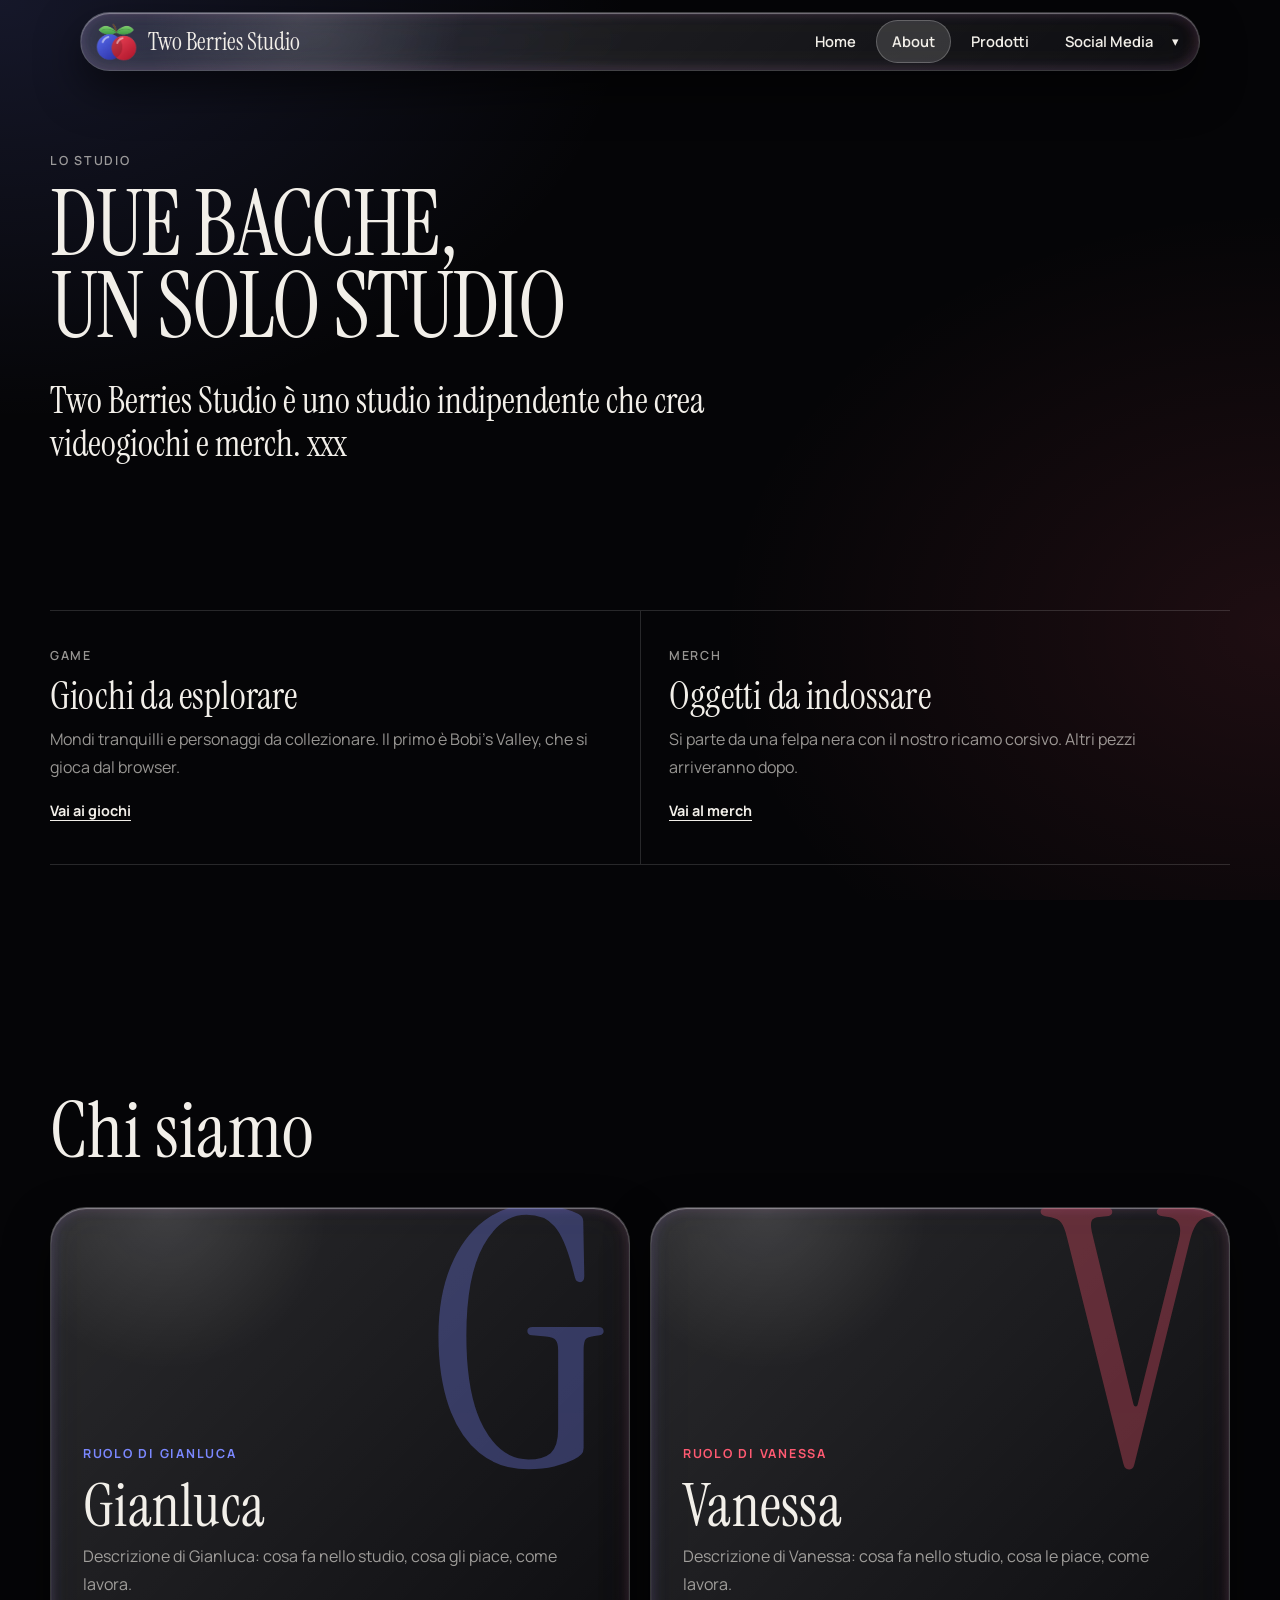
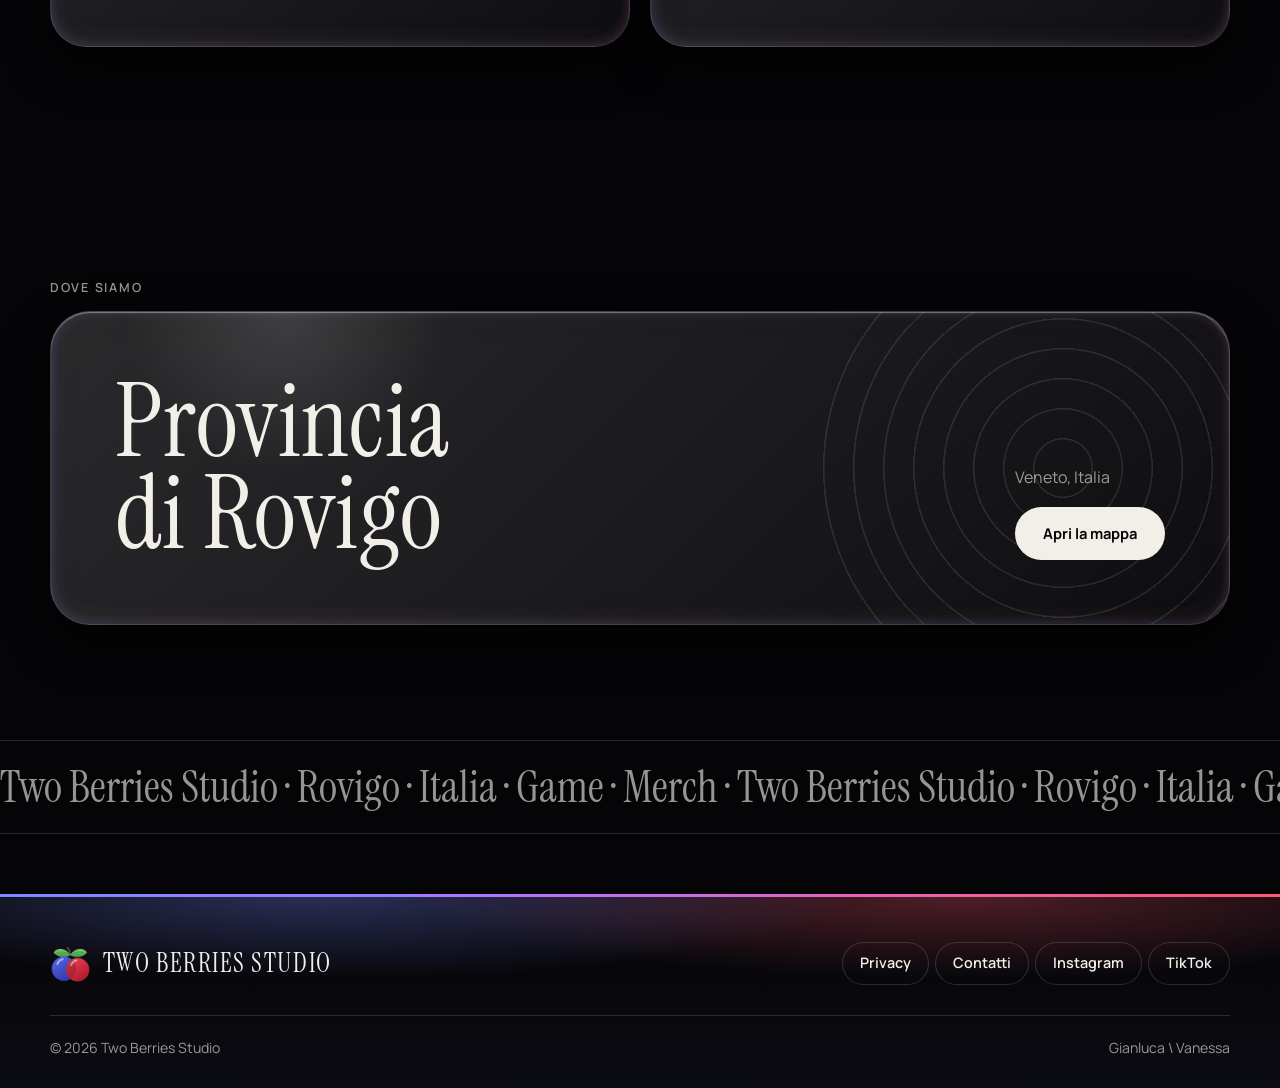
<file: about.html>
<!DOCTYPE html>
<html lang="it"><head><title>About – Two Berries Studio</title><meta charset="UTF-8"><meta name="viewport" content="width=device-width, initial-scale=1, viewport-fit=cover"><meta name="theme-color" content="#050507"><link rel="icon" href="logo-bacche.png">
<link rel="preconnect" href="https://fonts.googleapis.com"><link rel="preconnect" href="https://fonts.gstatic.com" crossorigin>
<link href="https://fonts.googleapis.com/css2?family=Instrument+Serif&family=Manrope:wght@400;600;700&family=Pinyon+Script&display=swap" rel="stylesheet">
<link rel="stylesheet" href="styleTwoBerriesStudio.css"><script src="scriptTwoBerriesStudio.js" defer></script></head>
<body data-page="about"><main class="page" id="contenuto">
<section class="section container" style="padding-top:20px">
  <p class="piccolo">Lo studio</p>
  <h1 class="pagetit ridotto">Due bacche,<br>un solo studio</h1>
  <p class="scrub ridotto">Two Berries Studio è uno studio indipendente che crea videogiochi e merch. xxx</p>
</section>
<section class="section container" style="padding-top:0" aria-labelledby="cosa"><h2 id="cosa" class="sr-only">Cosa facciamo</h2>
  <div class="cosa">
    <article><p class="piccolo">Game</p><h3>Giochi da esplorare</h3><p>Mondi tranquilli e personaggi da collezionare. Il primo è Bobi's Valley, che si gioca dal browser.</p><a href="prodotti.html#game">Vai ai giochi</a></article>
    <article><p class="piccolo">Merch</p><h3>Oggetti da indossare</h3><p>Si parte da una felpa nera con il nostro ricamo corsivo. Altri pezzi arriveranno dopo.</p><a href="prodotti.html#merch">Vai al merch</a></article>
  </div></section>
<section class="section container" aria-labelledby="chi"><h2 id="chi">Chi siamo</h2>
  <div class="duo">
    <article class="persona glass g"><span class="iniz" aria-hidden="true">G</span><p class="ruolo blu">Ruolo di Gianluca</p><h3>Gianluca</h3><p>Descrizione di Gianluca: cosa fa nello studio, cosa gli piace, come lavora.</p></article>
    <article class="persona glass v"><span class="iniz" aria-hidden="true">V</span><p class="ruolo rosso">Ruolo di Vanessa</p><h3>Vanessa</h3><p>Descrizione di Vanessa: cosa fa nello studio, cosa le piace, come lavora.</p></article>
  </div></section>
<section class="section container" aria-labelledby="dove"><p class="piccolo">Dove siamo</p>
  <div class="dove glass"><span class="anelli" aria-hidden="true"></span><h2 id="dove" style="margin:0"><span style="display:block;font:300 clamp(2.8rem,8vw,7rem)/.9 var(--serif)">Provincia<br>di Rovigo</span></h2>
    <div><p style="margin-bottom:16px">Veneto, Italia</p><a class="btn" href="https://www.google.com/maps/search/Provincia+di+Rovigo" target="_blank" rel="noopener">Apri la mappa</a></div></div></section>
<div class="marq" aria-hidden="true"><div>Two Berries Studio · Rovigo · Italia · Game · Merch · Two Berries Studio · Rovigo · Italia · Game · Merch · Two Berries Studio · Rovigo · Italia · Game · Merch · Two Berries Studio · Rovigo · Italia · Game · Merch · </div></div>
</main></body></html>
</file>
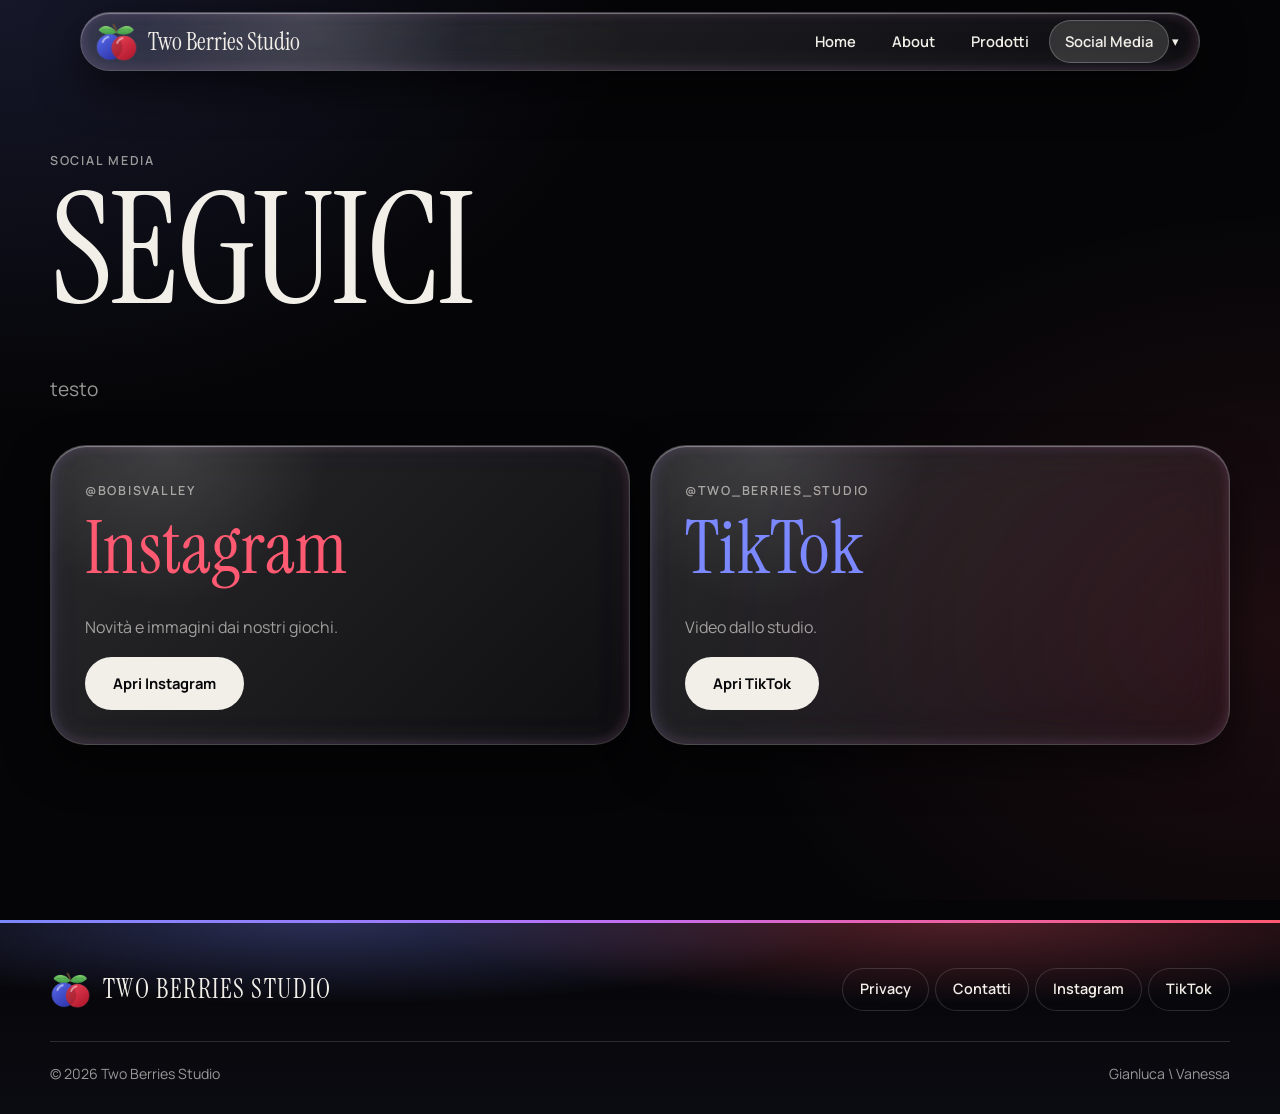
<file: socialMedia.html>
<!DOCTYPE html>
<html lang="it"><head><title>Social Media – Two Berries Studio</title><meta charset="UTF-8"><meta name="viewport" content="width=device-width, initial-scale=1, viewport-fit=cover"><meta name="theme-color" content="#050507"><link rel="icon" href="logo-bacche.png">
<link rel="preconnect" href="https://fonts.googleapis.com"><link rel="preconnect" href="https://fonts.gstatic.com" crossorigin>
<link href="https://fonts.googleapis.com/css2?family=Instrument+Serif&family=Manrope:wght@400;600;700&family=Pinyon+Script&display=swap" rel="stylesheet">
<link rel="stylesheet" href="styleTwoBerriesStudio.css"><script src="scriptTwoBerriesStudio.js" defer></script></head>
<body data-page="social"><main class="page" id="contenuto"><section class="section container" style="padding-top:20px">
  <p class="piccolo">Social Media</p><h1 class="pagetit">Seguici</h1><p style="font-size:1.2rem">testo</p>
  <div class="social-grid">
    <a class="social-card glass" href="https://www.instagram.com/bobisvalley/" target="_blank" rel="noopener"><div><p class="piccolo">@bobisvalley</p><h3 class="rosso">Instagram</h3></div><div><p>Novità e immagini dai nostri giochi.</p><span class="btn">Apri Instagram</span></div></a>
    <a class="social-card glass" href="https://www.tiktok.com/@two_berries_studio?_r=1&_t=ZN-9BIfDu1Xidi" target="_blank" rel="noopener"><div><p class="piccolo">@two_berries_studio</p><h3 class="blu">TikTok</h3></div><div><p>Video dallo studio.</p><span class="btn">Apri TikTok</span></div></a>
  </div></section></main></body></html>
</file>
<file: styleTwoBerriesStudio.css>
/* Two Berries Studio – foglio di stile (tema scuro editoriale)
   1 Base · 2 Navbar liquid glass · 3 Home · 4 About e Social · 5 Prodotti · 6 Footer · 7 Responsive */
:root{--nero:#050507;--testo:#f2efe9;--muto:rgba(242,239,233,.62);--linea:rgba(255,255,255,.14);--blu:#7b88ff;--rosso:#ff5a72;
--serif:"Instrument Serif","Times New Roman",serif;--ui:"Manrope","Segoe UI",Arial,sans-serif;--script:"Pinyon Script","Snell Roundhand",cursive;--ease:cubic-bezier(.2,.8,.2,1)}
*,*::before,*::after{box-sizing:border-box}
html{scroll-behavior:smooth;scroll-padding-top:100px;background:var(--nero)}
body{margin:0;font:400 1rem/1.7 var(--ui);color:var(--testo);-webkit-font-smoothing:antialiased;
background:radial-gradient(900px 600px at 0 0,rgba(123,136,255,.14),transparent 70%),radial-gradient(800px 600px at 100% 70%,rgba(255,90,114,.1),transparent 70%),var(--nero);background-attachment:fixed}
h1,h2,h3{font-family:var(--serif);font-weight:400;line-height:.95;margin:0 0 .5em;letter-spacing:.005em}
h2{font-size:clamp(2.4rem,6vw,5rem)}h3{font-size:clamp(1.8rem,3vw,2.6rem)}
p{margin:0 0 1em;max-width:58ch;color:var(--muto)}a{color:inherit}
.sr-only{position:absolute;width:1px;height:1px;overflow:hidden;clip:rect(0 0 0 0)}
:focus-visible{outline:2px solid var(--blu);outline-offset:3px;border-radius:8px}
.blu{color:var(--blu)}.rosso{color:var(--rosso)}
.container{width:min(1180px,calc(100% - 32px));margin:0 auto}
.section{padding:clamp(56px,9vw,120px) 0}
.page{padding-top:130px}
.pagetit{font:400 clamp(3.6rem,12vw,11rem)/.88 var(--serif);letter-spacing:-.02em;margin:0 0 .35em;text-transform:uppercase}
.piccolo{font-size:.78rem;letter-spacing:.14em;text-transform:uppercase;color:var(--muto);font-weight:600}

/* 2 NAVBAR – vetro liquido scuro */
.glass{position:relative;isolation:isolate;background:linear-gradient(135deg,rgba(255,255,255,.15),rgba(255,255,255,.04));
-webkit-backdrop-filter:blur(22px) saturate(180%);backdrop-filter:blur(22px) saturate(180%);border:1px solid rgba(255,255,255,.17);
box-shadow:inset 0 1px 1px rgba(255,255,255,.38),inset 0 -12px 20px rgba(255,255,255,.03),inset 3px 0 14px rgba(123,136,255,.14),inset -3px 0 14px rgba(255,90,114,.11),0 18px 44px rgba(0,0,0,.55)}
.glass::after{content:"";position:absolute;inset:0;border-radius:inherit;z-index:-1;pointer-events:none;background:radial-gradient(260px circle at var(--mx,20%) var(--my,0),rgba(255,255,255,.2),transparent 62%);opacity:.6;transition:opacity .3s}
.glass:hover::after{opacity:1}
.site-header{position:fixed;top:12px;left:50%;z-index:50;width:min(1120px,calc(100% - 24px));transform:translateX(-50%);border-radius:999px}
.header-inner{padding:7px 10px 7px 14px;display:flex;align-items:center;justify-content:space-between;gap:14px}
.brand{display:inline-flex;align-items:center;gap:10px;text-decoration:none;font:500 1.5rem var(--serif)}
.brand img{height:40px;width:auto;transition:transform .5s var(--ease)}
.brand:hover img{transform:rotate(-14deg) scale(1.12)}
.navbar{display:flex;gap:4px;align-items:center}
.navbar a{text-decoration:none;font-weight:600;font-size:.92rem;padding:9px 16px;border-radius:999px;white-space:nowrap;transition:background .3s,color .3s,transform .3s var(--ease)}
.navbar a:hover{background:var(--testo);color:var(--nero);transform:translateY(-2px)}
.navbar a[aria-current=page]{background:rgba(255,255,255,.14);box-shadow:inset 0 0 0 1px rgba(255,255,255,.22)}
.navbar a[aria-current=page]:hover{background:var(--testo)}
.has-sub{position:relative;display:flex;align-items:center}
.sub-toggle{border:0;background:none;cursor:pointer;width:28px;height:28px;margin-left:-8px;border-radius:50%;color:var(--testo);transition:transform .3s var(--ease)}
.has-sub.open .sub-toggle{transform:rotate(180deg)}
.submenu{position:absolute;top:calc(100% + 14px);right:0;min-width:190px;list-style:none;margin:0;padding:8px;border-radius:24px;opacity:0;visibility:hidden;transform:translateY(-8px) scale(.97);transform-origin:top right;transition:opacity .25s,transform .35s var(--ease),visibility .25s}
.has-sub:hover .submenu,.has-sub:focus-within .submenu,.has-sub.open .submenu{opacity:1;visibility:visible;transform:none}
.submenu a{display:block;border-radius:16px}
.nav-toggle{display:none;border:0;background:rgba(255,255,255,.12);width:44px;height:44px;border-radius:50%;cursor:pointer;flex-direction:column;gap:5px;align-items:center;justify-content:center}
.nav-toggle span{width:18px;height:2px;background:var(--testo);border-radius:2px}

/* 3 HOME – titolo serif gigante, bacche 3D davanti, animazione legata allo scroll */
.hero-wrap{position:relative;height:175vh;--p:0}
.hero{position:sticky;top:0;height:100svh;overflow:hidden}
.titolo{position:absolute;inset:0;margin:0;font:400 var(--fs,15vw)/.84 var(--serif);letter-spacing:-.01em;white-space:nowrap;text-align:center}
.riga{position:absolute;display:block}
.r1{left:50%;top:50%;transform:translate(calc(-50% + var(--p)*-45vw),-90%)}
.r2{left:50%;top:50%;transform:translate(calc(-50% + var(--p)*45vw),-6%);opacity:calc(1 - var(--p)*1.1)}
.r1{opacity:calc(1 - var(--p)*1.1)}
.l{display:inline-block;animation:sale 1.4s var(--ease) both;animation-delay:calc(var(--i)*60ms + .3s)}
.l i{display:inline-block;font-style:normal;will-change:transform}
@keyframes sale{from{transform:translateY(40%);opacity:0;filter:blur(16px)}to{transform:none;opacity:1;filter:none}}
#hero3d{position:absolute;inset:0;width:100%;height:100%;z-index:2;pointer-events:none}
.angolo{position:absolute;bottom:clamp(20px,4vh,40px);z-index:3;margin:0;max-width:30ch;font-size:.82rem;line-height:1.5;text-transform:uppercase;letter-spacing:.1em;color:var(--testo);opacity:calc(1 - var(--p)*3)}
.angolo.sx{left:clamp(16px,3vw,48px)}.angolo.dx{right:clamp(16px,3vw,48px);text-align:right;color:var(--muto)}
.angolo a{display:inline-block;margin-top:14px;text-decoration:none;border-bottom:1px solid currentColor;padding-bottom:2px;font-weight:600}
.punti{position:relative;background:var(--nero)}
.scrub{font:300 clamp(2rem,5.4vw,4.6rem)/1.08 var(--serif);max-width:20em;margin:0 0 .8em}
.scrub .wd{color:rgba(242,239,233,.18);transition:color .5s}.scrub .wd.on{color:var(--testo)}
.vai{display:flex;gap:12px;flex-wrap:wrap}
.btn{display:inline-block;text-decoration:none;font-weight:700;font-size:.92rem;padding:14px 28px;border-radius:999px;background:var(--testo);color:var(--nero);transition:transform .3s var(--ease),background .3s,color .3s}
.btn:hover{transform:translateY(-3px) scale(1.03);background:var(--blu);color:#fff}
.btn.fant{background:none;color:var(--testo);box-shadow:inset 0 0 0 1px rgba(255,255,255,.35)}
.btn.fant:hover{background:var(--rosso);color:#fff;box-shadow:none}

/* 4 ABOUT e SOCIAL */
.cosa{display:grid;grid-template-columns:1fr 1fr;border-top:1px solid var(--linea)}
.cosa article{padding:34px 28px 40px 0;border-bottom:1px solid var(--linea)}
.cosa article+article{padding-left:28px;border-left:1px solid var(--linea)}
.cosa h3{margin-bottom:.3em}
.cosa a{font-weight:700;font-size:.9rem;text-decoration:none;border-bottom:1px solid currentColor}
.duo{display:grid;grid-template-columns:1fr 1fr;gap:20px}
.persona{border-radius:36px;padding:32px;min-height:440px;display:flex;flex-direction:column;justify-content:flex-end;overflow:hidden;transition:transform .6s var(--ease)}
.persona:hover{transform:translateY(-8px)}
.persona .iniz{position:absolute;top:-.12em;right:.05em;z-index:-1;font:300 clamp(14rem,28vw,24rem)/1 var(--serif);opacity:.9;transition:transform .8s var(--ease)}
.persona:hover .iniz{transform:scale(1.06) rotate(-3deg)}
.persona.g .iniz{color:rgba(123,136,255,.35)}.persona.v .iniz{color:rgba(255,90,114,.35)}
.persona h3{font-size:clamp(2.4rem,4.6vw,3.8rem);margin-bottom:.15em}
.ruolo{font-size:.78rem;letter-spacing:.14em;text-transform:uppercase;font-weight:700;margin-bottom:14px}
.dove{position:relative;border-radius:40px;padding:clamp(28px,5vw,64px);overflow:hidden;display:flex;gap:30px;justify-content:space-between;align-items:flex-end;flex-wrap:wrap}
.dove h3{font:300 clamp(2.8rem,8vw,7rem)/.9 var(--serif);margin:0}
.anelli{position:absolute;right:-8%;top:50%;width:min(60vw,520px);aspect-ratio:1;transform:translateY(-50%);z-index:-1;border-radius:50%;
background:repeating-radial-gradient(circle,transparent 0 28px,rgba(255,255,255,.1) 29px 30px);animation:onda 14s linear infinite}
@keyframes onda{to{transform:translateY(-50%) rotate(360deg) scale(1.05)}}
.marq{overflow:hidden;border-block:1px solid var(--linea);padding:18px 0;white-space:nowrap}
.marq div{display:inline-block;animation:scorri 40s linear infinite;font:300 clamp(1.6rem,3.4vw,2.8rem) var(--serif);color:var(--muto)}
@keyframes scorri{to{transform:translateX(-50%)}}
.social-grid{display:grid;grid-template-columns:1fr 1fr;gap:20px;margin-top:40px}
.social-card{display:flex;flex-direction:column;justify-content:space-between;gap:30px;text-decoration:none;padding:34px;border-radius:36px;min-height:300px;transition:transform .6s var(--ease)}
.social-card:hover{transform:translateY(-8px)}
.social-card h3{font-size:clamp(2.6rem,6vw,4.6rem);margin:0}

.ridotto.pagetit{font-size:clamp(2.6rem,7vw,6rem);line-height:.92}
.scrub.ridotto{font-size:clamp(1.4rem,2.8vw,2.3rem);line-height:1.2}
/* 5 PRODOTTI */
.lista{list-style:none;margin:0;padding:0;border-top:1px solid var(--linea)}
.lista a{position:relative;display:flex;align-items:center;gap:20px;padding:clamp(18px,3.4vw,36px) clamp(8px,2vw,24px);text-decoration:none;border-bottom:1px solid var(--linea);
background:linear-gradient(90deg,var(--c) 0 0) no-repeat 0 100%/0 100%;transition:background-size .6s var(--ease),color .4s}
.lista a:hover,.lista a:focus-visible{background-size:100% 100%;color:var(--nero)}
.lista .n{font:300 clamp(3.4rem,12vw,10rem)/.9 var(--serif);text-transform:uppercase;letter-spacing:-.01em;transition:transform .6s var(--ease)}
.lista a:hover .n{transform:translateX(3vw)}
.lista .d{flex:1;opacity:.8;font-size:.95rem}
.lista .fr{width:60px;height:60px;border-radius:50%;display:grid;place-items:center;font-size:1.5rem;border:1px solid currentColor;transition:transform .6s var(--ease)}
.lista a:hover .fr{transform:rotate(360deg) scale(1.1)}
.gioco{display:grid;grid-template-columns:1fr 1fr;gap:34px;align-items:center;padding:34px;border-radius:40px}
.gioco img{width:100%;height:auto;border-radius:24px;background:rgba(255,255,255,.06)}
.tags{display:flex;gap:8px;flex-wrap:wrap;list-style:none;padding:0;margin:0 0 24px}
.tags li{padding:5px 14px;border-radius:999px;background:rgba(255,255,255,.1);font-weight:600;font-size:.82rem}
.car{position:relative}
.car-track{display:flex;gap:20px;overflow-x:auto;scroll-snap-type:x mandatory;scrollbar-width:none;padding:8px 2px 24px;cursor:grab;-webkit-overflow-scrolling:touch}
.car-track::-webkit-scrollbar{display:none}.car-track.drag{cursor:grabbing}
.slide{flex:0 0 88%;scroll-snap-align:center;transition:transform .6s var(--ease),opacity .6s}
.slide:not(.act){transform:scale(.94);opacity:.55}
.presto{flex-basis:52%;display:grid;place-items:center;text-align:center;border-radius:40px;border:1px dashed rgba(255,255,255,.28);color:var(--muto);padding:30px;font:400 clamp(1.6rem,3vw,2.4rem) var(--serif)}
.car-ui{display:flex;align-items:center;justify-content:center;gap:16px}
.car-btn{width:48px;height:48px;border-radius:50%;border:0;cursor:pointer;font-size:1.3rem;color:var(--testo);transition:transform .3s var(--ease),background .3s,color .3s}
.car-btn:hover{transform:scale(1.1);background:var(--testo);color:var(--nero)}
.dots{display:flex;gap:8px}.dots button{width:9px;height:9px;border-radius:99px;border:0;padding:0;background:rgba(255,255,255,.3);cursor:pointer;transition:width .4s var(--ease),background .3s}
.dots button.act{width:28px;background:var(--testo)}
.merch{display:grid;grid-template-columns:.8fr 1.2fr;gap:36px;align-items:center}
.script{font:400 clamp(3rem,6vw,5rem)/1 var(--script);margin:0 0 .2em;color:var(--testo)}
.bozza{display:inline-block;padding:4px 12px;border-radius:999px;background:rgba(255,90,114,.18);color:var(--rosso);font-weight:700;font-size:.78rem;margin-bottom:18px}
.dett{list-style:none;padding:0;margin:0 0 24px;border-top:1px solid var(--linea)}
.dett li{padding:10px 0;border-bottom:1px solid var(--linea);font-size:.95rem;color:var(--muto)}
.dett b{color:var(--testo);font-weight:600;margin-right:6px}
.vista{display:flex;gap:8px}
.vista button{font:600 .9rem var(--ui);color:var(--testo);cursor:pointer;border:0;padding:11px 24px;border-radius:999px;background:rgba(255,255,255,.1);transition:background .3s,color .3s}
.vista button[aria-pressed=true],.vista button:hover{background:var(--testo);color:var(--nero)}
#felpa3d{position:relative;aspect-ratio:4/5;max-height:720px;width:100%;border-radius:44px;cursor:grab;touch-action:pan-y;overflow:hidden;
background:radial-gradient(circle at 50% 38%,rgba(255,255,255,.2),rgba(255,255,255,.03) 62%)}
#felpa3d:active{cursor:grabbing}#felpa3d canvas{display:block;width:100%;height:100%}
.fb{position:absolute;inset:5% 8%;width:84%;height:90%;object-fit:contain}
.hint{position:absolute;left:0;right:0;bottom:16px;text-align:center;font-size:.8rem;letter-spacing:.1em;text-transform:uppercase;opacity:.6;pointer-events:none}

/* 6 FOOTER */
.footer{position:relative;margin-top:60px;padding:48px 0 28px;background:linear-gradient(#050507,#0b0b12)}
.footer::before{content:"";position:absolute;left:0;right:0;top:0;height:3px;background:linear-gradient(90deg,var(--blu),#c76cff,var(--rosso),#c76cff,var(--blu));background-size:200% 100%;animation:fluisce 8s linear infinite}
.footer::after{content:"";position:absolute;left:0;right:0;top:0;height:120px;pointer-events:none;background:radial-gradient(60% 100% at 25% 0,rgba(123,136,255,.32),transparent 70%),radial-gradient(60% 100% at 75% 0,rgba(255,90,114,.3),transparent 70%)}
@keyframes fluisce{to{background-position:200% 0}}
.footer .container{position:relative;z-index:1}
.footer-top{display:flex;justify-content:space-between;align-items:center;gap:20px;flex-wrap:wrap;margin-bottom:30px}
.footer .marchio{text-decoration:none;display:inline-flex;align-items:center;gap:12px;font:400 1.6rem var(--serif);text-transform:uppercase;letter-spacing:.06em}
.footer .marchio img{height:38px}
.footer nav{display:flex;gap:6px;flex-wrap:wrap}
.footer nav a{text-decoration:none;font-weight:600;font-size:.9rem;padding:9px 18px;border-radius:999px;box-shadow:inset 0 0 0 1px var(--linea);transition:background .3s,color .3s,transform .3s var(--ease)}
.footer nav a:hover{background:var(--testo);color:var(--nero);transform:translateY(-3px)}
.footer-row{display:flex;justify-content:space-between;gap:14px;flex-wrap:wrap;border-top:1px solid var(--linea);padding-top:20px;font-size:.88rem;color:var(--muto)}
.footer p{margin:0;max-width:none}

/* 7 RESPONSIVE E ACCESSIBILITÀ */
@media(max-width:860px){
.nav-toggle{display:flex}
.navbar{position:absolute;top:calc(100% + 10px);left:0;right:0;flex-direction:column;align-items:stretch;padding:10px;border-radius:30px;background:rgba(18,18,26,.9);-webkit-backdrop-filter:blur(22px);backdrop-filter:blur(22px);border:1px solid var(--linea);opacity:0;visibility:hidden;transform:translateY(-8px);transition:.3s var(--ease)}
.navbar.open{opacity:1;visibility:visible;transform:none}
.navbar a{display:block}.has-sub{flex-wrap:wrap}.has-sub>a{flex:1}
.submenu{position:static;width:100%;opacity:1;visibility:visible;transform:none;display:none;box-shadow:none;background:none;border:0;padding:0 0 0 12px}
.has-sub.open .submenu{display:block}
.duo,.social-grid,.gioco,.merch,.cosa{grid-template-columns:1fr}
.slide{flex-basis:92%}.presto{flex-basis:70%}
.cosa article+article{padding-left:0;border-left:0}
.lista .d{display:none}.lista .fr{margin-left:auto;width:46px;height:46px}
.angolo{font-size:.7rem;max-width:20ch}
}
@media(max-width:420px){.brand-name{display:none}}
@media(prefers-reduced-motion:reduce){*{animation:none!important;transition:none!important;scroll-behavior:auto!important}}
</file>
